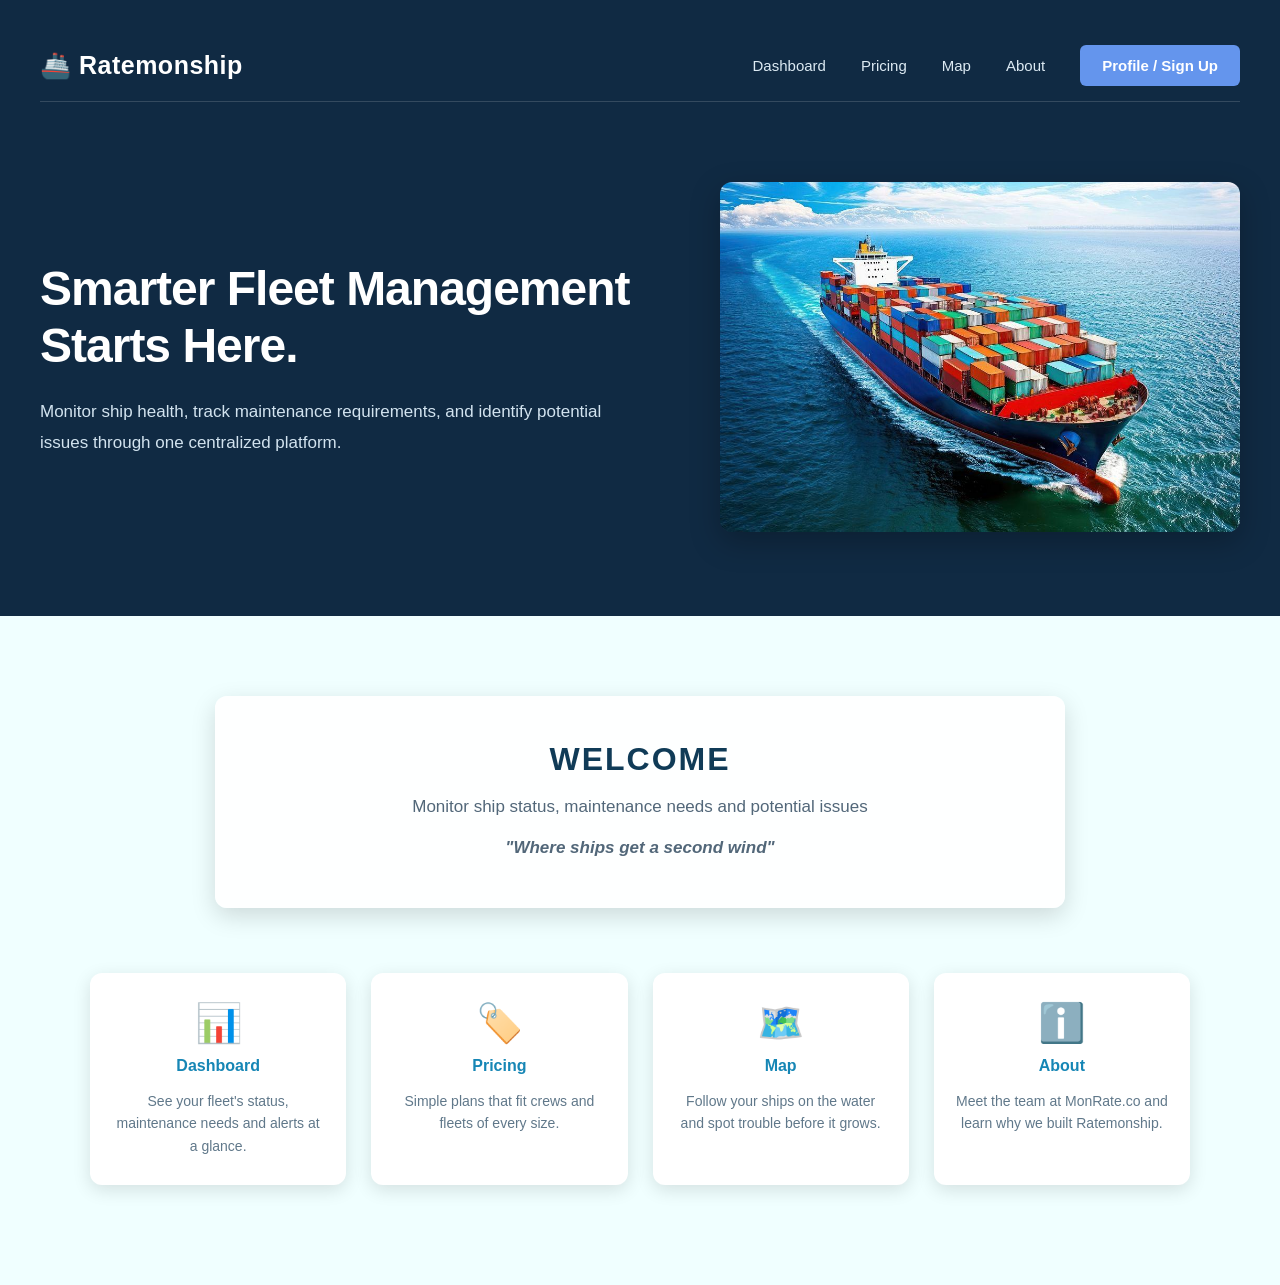
<file: index.html>
<!DOCTYPE html>
<html lang="en">
<head>
  <meta charset="UTF-8">
  <meta name="viewport" content="width=device-width, initial-scale=1.0">
  <title>Ratemonship</title>
 
  <style>
    /* ---------- Basics ---------- */
    * { box-sizing: border-box; margin: 0; padding: 0; }

    body {
      font-family: Arial, sans-serif;
      color: #0d5c78;
    }

    /* ---------- Top part (nav + hero) with a dark sea background ---------- */
    .hero {
      background: #102A43;
      color: white;
      padding: 30px 40px 80px;
    }

    /* Navigation bar */
    nav {
    display: flex;
    align-items: center;
    justify-content: space-between;
    padding: 15px 0;
    border-bottom: 1px solid rgba(255,255,255,0.15);
    }

    /* Logo */
    .logo {
    font-family: Arial, sans-serif;
    font-size: 25px;
    font-weight: bold;
    color: white;
    text-decoration: none;
    letter-spacing: 0.5px;
    }

    /* Navigation links */
    .links {
    display: flex;
    align-items: center;
    gap: 35px;
    }  

    /* Individual links */
    .links a {
    background: none;
    color: #dceaf3;
    text-decoration: none;
    font-size: 15px;
    font-weight: 500;
    padding: 10px 0;
    border-radius: 0;
    transition: color 0.3s ease;
    }

    /* Hover effect */
    .links a:hover {
    color: #65c8f0;
    }

    /* Sign up button */
    .links a:last-child {
    background: #6495ED;
    color: white;
    padding: 12px 22px;
    border-radius: 6px;
    font-weight: bold;
    }
    
    /* ---------- Hero content: text on the left, sign on the right ---------- */
    .hero-content {
      display: flex;
      align-items: center;
      justify-content: space-between;
      gap: 40px;
      flex-wrap: wrap;
      margin-top: 80px;
    }

    .hero-text {
    max-width: 600px;
    }

    .hero-text h2 {
    font-size: 48px;
    font-weight: 700;
    line-height: 1.2;
    letter-spacing: -1px;
    color: white;
    }

    .hero-text p {
    font-size: 17px;
    line-height: 1.8;
    margin-top: 22px;
    color: #d2e3ef;
    }

    /* The RATEMONSHIP sign */
    .sign-area { text-align: center; }
    
    .hero-image {
      flex: 1;
      max-width: 520px;
    }

    .hero-image img {
      width: 100%;
      height: 350px;
      object-fit: cover;
      border-radius: 12px;
      box-shadow: 0 10px 30px rgba(0, 0, 0, 0.25);
    }

    /* ---------- Underwater part ---------- */
    .underwater {
      background: #f0ffff;
      padding: 80px 20px 100px;
    }

    /* ---------- Welcome section ---------- */

    .welcome-bubble {
      background: rgba(255, 255, 255, 0.95);
      border-radius: 12px;
      max-width: 850px;
      margin: 0 auto 65px;
      padding: 45px 60px;
      text-align: center;
      box-shadow: 0 8px 25px rgba(0, 0, 0, 0.15);
    }

    .welcome-bubble h1 {
      font-size: 32px;
      color: #103b57;
      letter-spacing: 2px;
      margin-bottom: 15px;
    }

    .welcome-bubble p {
      font-size: 17px;
      color: #526779;
      line-height: 1.7;
    }

    .slogan {
      font-style: italic;
      font-weight: bold;
      margin-top: 12px;
      color: #1686b5;
    }
    
    /* ---------- Feature cards ---------- */

    .sections {
      display: grid;
      grid-template-columns: repeat(4, 1fr);
      gap: 25px;
      max-width: 1100px;
      margin: 0 auto;
    }

    .section {
      background: white;
      border-radius: 12px;
      padding: 28px 22px;
      text-align: center;
      text-decoration: none;
      color: #183b53;
      box-shadow: 0 5px 18px rgba(0,0,0,0.12);
      transition: transform 0.3s ease,
      box-shadow 0.3s ease;
    }

    .section-bubble {
      width: auto;
      height: auto;
      margin: 0 auto 15px;
      background: none;
      border: none;
      border-radius: 0;
      color: #1686b5;
      font-weight: bold;
      display: flex;
      flex-direction: column;
      align-items: center;
      justify-content: center;
      gap: 12px;
    }

    .section-bubble span {
      font-size: 38px;
    }

    .section p {
      color: #60788a;
      font-size: 14px;
      line-height: 1.6;
    }  

    /* ---------- Small screens ---------- */
    @media (max-width: 700px) {
      .hero { padding: 20px; }
      .hero-text h2 { font-size: 32px; }
      .sign { font-size: 24px; padding: 12px 18px; }
      .welcome-bubble { padding: 40px 40px; }
    }
  </style>
</head>

<body>

  <!-- ===== Top part: nav bar + hero ===== -->
  <header class="hero">

    <nav>
      <!-- Home button (logo) -->
      <a class="logo" href="index.html">🚢 Ratemonship</a>

      <!-- Links to other pages -->
      <div class="links">
        <a href="dashboard.html">Dashboard</a>
        <a href="pricing.html">Pricing</a>
        <a href="map.html">Map</a>
        <a href="about.html">About</a>
        <a href="signup.html">Profile / Sign Up</a>
      </div>
    </nav>

    <div class="hero-content">

      <div class="hero-text">

        <h2>Smarter Fleet Management Starts Here.</h2>

        <p>
          Monitor ship health, track maintenance requirements,
          and identify potential issues through one centralized platform.
        </p>

      </div>

      <div class="hero-image">

        <img src="mockups/cargo-ship.jpeg"
           alt="Cargo ship sailing across the ocean">

      </div>

    </div>
  </header>

  <!-- ===== Underwater part ===== -->
  <main class="underwater">

    <div class="welcome-bubble">
      <h1>WELCOME</h1>
      <p>Monitor ship status, maintenance needs and potential issues </p>
      <p class="slogan">"Where ships get a second wind"</p>
    </div>

    <div class="sections">

      <a class="section" href="dashboard.html">
        <div class="section-bubble"><span>📊</span>Dashboard</div>
        <p>See your fleet's status, maintenance needs and alerts at a glance.</p>
      </a>

      <a class="section" href="pricing.html">
        <div class="section-bubble"><span>🏷️</span>Pricing</div>
        <p>Simple plans that fit crews and fleets of every size.</p>
      </a>
 
      <a class="section" href="map.html"> 
        <div class="section-bubble"><span>🗺️</span>Map</div>
        <p>Follow your ships on the water and spot trouble before it grows.</p>
      </a>

      <a class="section" href="about.html">
        <div class="section-bubble"><span>ℹ️</span>About</div>
        <p>Meet the team at MonRate.co and learn why we built Ratemonship.</p>
      </a>

    </div>
  </main>

</body>
</html>
</file>
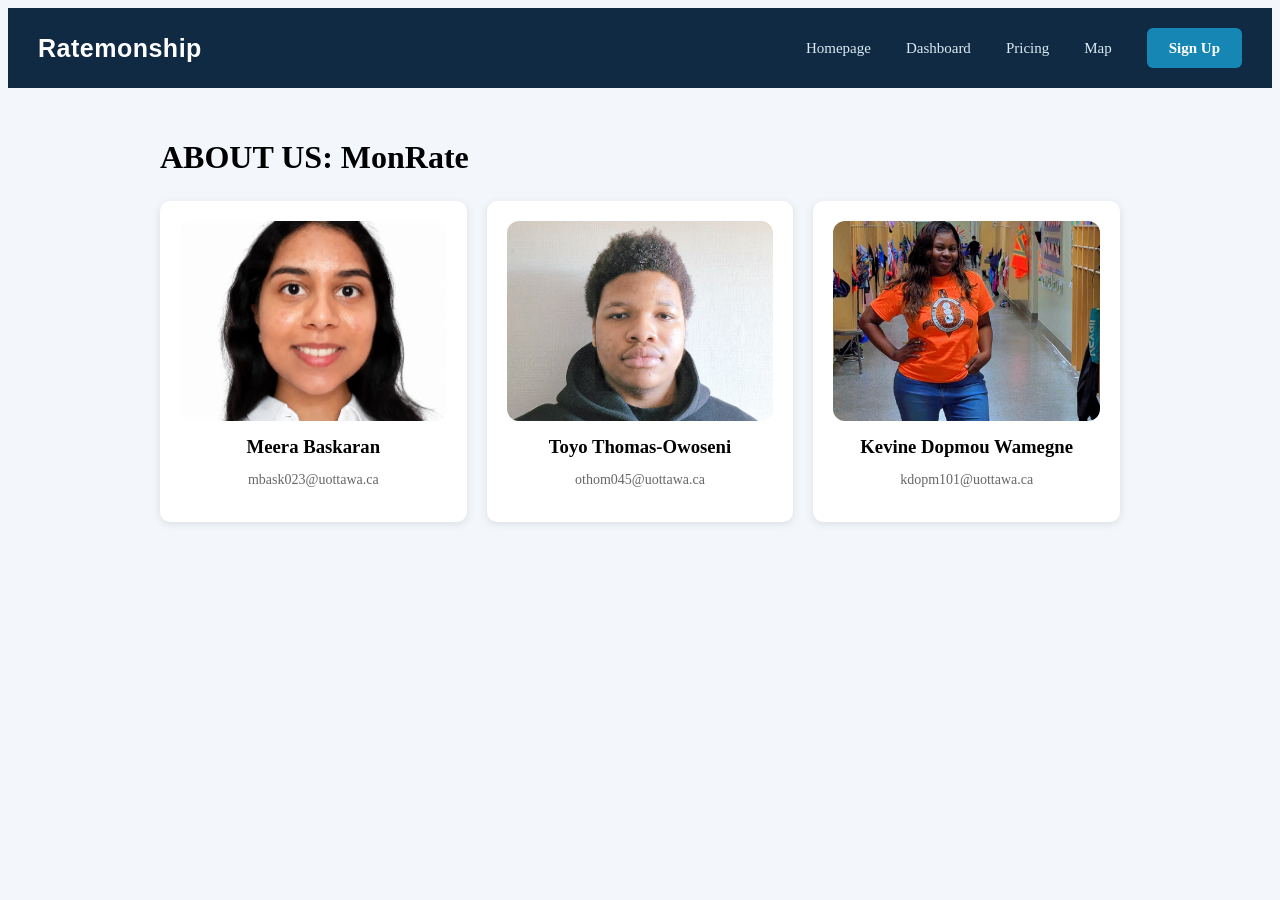
<file: about.html>
<!DOCTYPE html>
<html lang="en">
<head>
    <meta charset="UTF-8">
    <meta name="viewpoint" content="width=device-width", initial-scale="1.0">
    <title>Ratemonship | About</title>
    <link rel="stylesheet" href="styles.css">
</head>
<body>
<nav>
    <a href="index.html" class="logo">Ratemonship</a>

    <ul class="nav-links">
        <li><a href="index.html">Homepage</a></li>
        <li><a href="dashboard.html">Dashboard</a></li>
        <li><a href="pricing.html">Pricing</a></li>
        <li><a href="map.html">Map</a></li>
        <li><a href="signup.html">Sign Up</a></li>
    </ul>
</nav>
<main class="about-page">
    <div class="heading">
        <h1>ABOUT US: MonRate</h1>
    </div>
    <div class="team-grid">

        <section class="team-card">
            <div class="photo-image">
                <img src="mockups/meera.jpg" alt="Meera Baskaran">
            </div>
            <h3>Meera Baskaran</h3>
            <p>mbask023@uottawa.ca</p>
        </section>

        <section class="team-card">
            <div class="photo-image">
                <img src="mockups/Toyo_Photo.jpg" alt="Toyo Thomas-Owoseni">
            </div>
            <h3>Toyo Thomas-Owoseni</h3>
            <p>othom045@uottawa.ca</p>
        </section>

        <section class="team-card">
            <div class="photo-image">
                <img src="mockups/kevine.jpg" alt="Kevine Dopmou Wamegne">
            </div>
            <h3>Kevine Dopmou Wamegne</h3>
            <p>kdopm101@uottawa.ca</p>
        </section>

    </div>
</main>
</body>
</html>
</file>
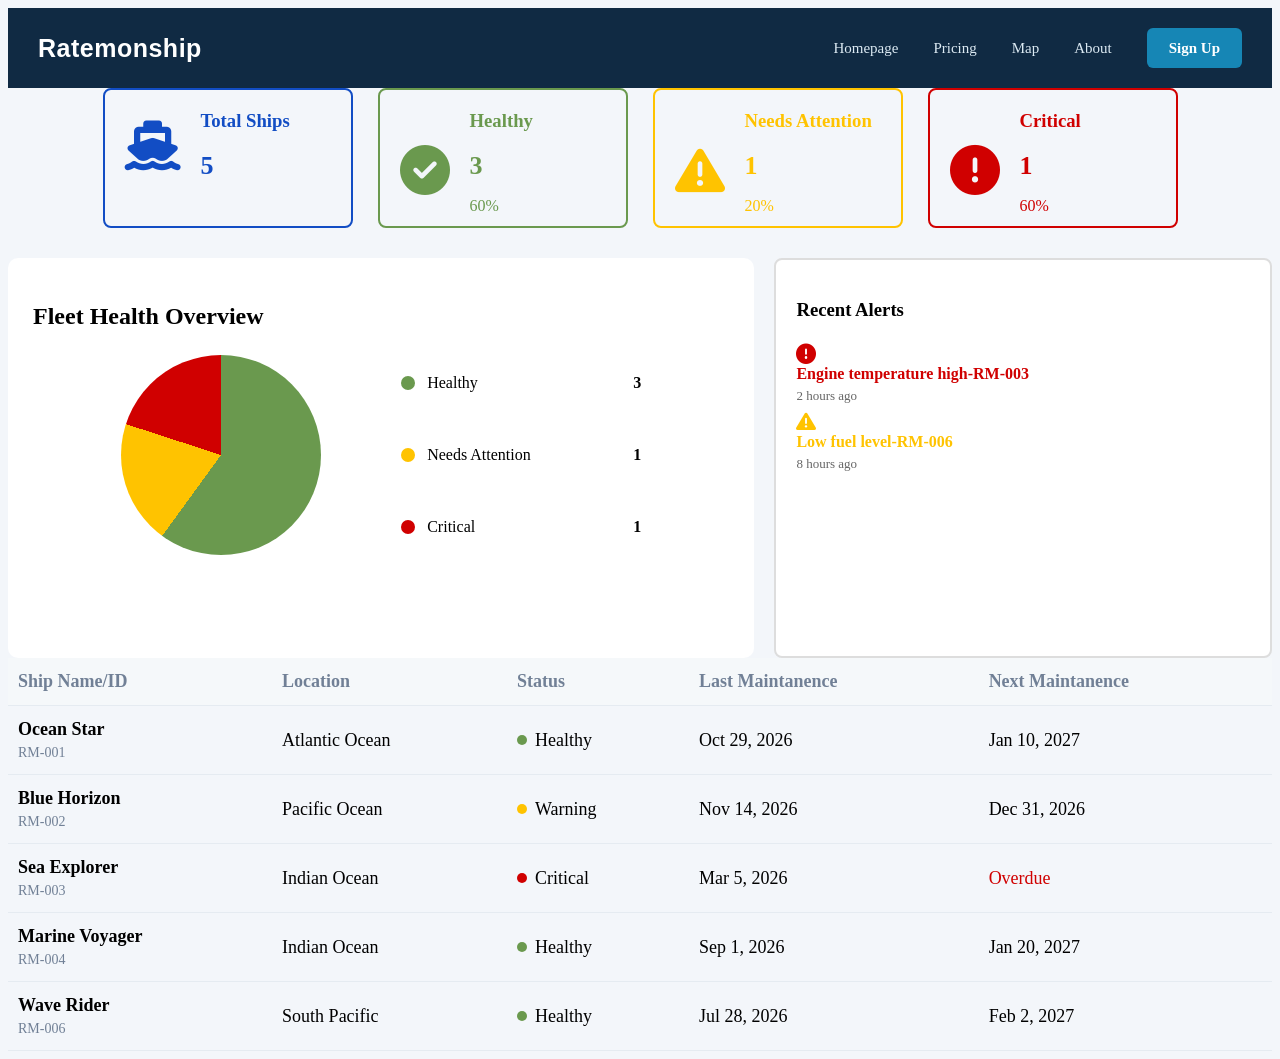
<file: dashboard.html>
<!DOCTYPE html>
<html lang="en">
<head>
    <meta charset="UTF-8">
    <meta name = "viewport" content = "width=device-width, initial-scale = 1.0">
    <title>Ratemonship | Dashboard </title>
    <link rel="stylesheet" href="styles.css">
    <link rel="stylesheet" href="https://cdnjs.cloudflare.com/ajax/libs/font-awesome/6.5.0/css/all.min.css">
</head> 
<body>
<nav>
    <a href="index.html" class="logo">Ratemonship</a>

    <ul class="nav-links">
        <li><a href="index.html">Homepage</a></li>
        <li><a href="pricing.html">Pricing</a></li>
        <li><a href="map.html">Map</a></li>
        <li><a href="about.html">About</a></li>
        <li><a href="signup.html">Sign Up</a></li>
    </ul>
</nav>
<main>
    <section class="statuses-grid">

    <!-- Total Ships -->
    <div class="statuses-box total-ships">
        <div class="statuses-content">
            <i class="fa-solid fa-ship"></i>
            <div>
                <h3>Total Ships</h3>
                <strong>5</strong>
            </div>
        </div>
    </div>

    <!-- Healthy -->
    <div class="statuses-box healthy">
        <div class="statuses-content">
            <i class="fa-solid fa-circle-check"></i>
            <div>
                <h3>Healthy</h3>
                <strong>3</strong>
                <p>60%</p>
            </div>
        </div>
    </div>

    <!-- Needs Attention -->
    <div class="statuses-box attention">
        <div class="statuses-content">
            <i class="fa-solid fa-triangle-exclamation"></i>
            <div>
                <h3>Needs Attention</h3>
                <strong>1</strong>
                <p>20%</p>
            </div>
        </div>
    </div>

    <!-- Critical -->
    <div class="statuses-box critical">
        <div class="statuses-content">
            <i class="fa-solid fa-circle-exclamation"></i>
            <div>
                <h3>Critical</h3>
                <strong>1</strong>
                <p>60%</p>
            </div>
        </div>
    </div>
    
    </section>

    <div class="dashboard-grid"> 
    
        <! -- Fleet Health Overview -->
        <section class="fleet-overview">
        <h2>Fleet Health Overview</h2>

        <div class="health-container">
            <div class="chart">
                <div class="donut-chart">
                </div>
            </div>

            <div class="health-legend">
                <div class="legend-item">
                    <div class="legend-color healthy-color"></div>
                    <p>Healthy</p>
                    <strong>3</strong>
                </div>

                <div class="legend-item">
                    <div class="legend-color attention-color"></div>
                    <p>Needs Attention</p>
                    <strong>1</strong>
                </div>

                <div class="legend-item">
                    <div class="legend-color critical-color"></div>
                    <p>Critical</p>
                    <strong>1</strong>
                </div>
            </div>
        </div>
        </section>

        <! -- Recent Alerts -->
        <section class="statusesTwo-box">
            <h3>Recent Alerts</h3>

            <div class="alert-item Danger">
                <i class="fa-solid fa-circle-exclamation"></i>
                <div>
                    <strong>Engine temperature high-RM-003</strong>
                    <p>2 hours ago</p>
                </div>
            </div>

            <div class="alert-item Warning">
                <i class="fa-solid fa-triangle-exclamation"></i>
                <div>
                    <strong>Low fuel level-RM-006</strong>
                    <p>8 hours ago</p>
                </div>
            </div>
            
        </section>
    </div>
    
    <! -- Ship List Table -->
    <div>
        <table class = "center-table">
  <!-- Header Row -->
            <tr>
                <th>Ship Name/ID</th>
                <th>Location</th>
                <th>Status</th>
                <th>Last Maintanence</th>
                <th>Next Maintanence</th>
            </tr>
  <!-- Data Row 1 -->
            <tr>
                <td><b>Ocean Star</b><small>RM-001</small></td>
                <td>Atlantic Ocean</td>
                <td>
                    <span class="status healthy">
                        <span class="status-dot"></span>
                        Healthy
                    </span>
                </td>
                <td>Oct 29, 2026</td>
                <td>Jan 10, 2027</td>
            </tr>
  <!-- Data Row 2 -->
          <tr>
            <td><b>Blue Horizon</b><small>RM-002</small></td>
            <td>Pacific Ocean</td>
            <td>
                <span class="status warning">
                    <span class="status-dot"></span>
                    Warning
                </span>
            </td>
            <td>Nov 14, 2026</td>
            <td>Dec 31, 2026</td>
          </tr>
    <!-- Data Row 3 -->
          <tr>
            <td><b>Sea Explorer</b><small>RM-003</small></td>
            <td>Indian Ocean</td>
            <td>
                <span class="status critical">
                    <span class="status-dot"></span>
                    Critical
                </span>
            </td>
            <td>Mar 5, 2026</td>
            <td style="color: #d00000;">Overdue</td>
          </tr>
     <!-- Data Row 4 -->
          <tr>
            <td><b>Marine Voyager</b><small>RM-004</small></td>
            <td>Indian Ocean</td>
            <td>
                <span class="status healthy">
                    <span class="status-dot"></span>
                    Healthy
                </span>
            </td>
            <td>Sep 1, 2026</td>
            <td>Jan 20, 2027</td>
          </tr>
     <!-- Data Row 5-->
          <tr>
            <td><b>Wave Rider</b><small>RM-006</small></td>
            <td>South Pacific</td>
            <td>
                <span class="status healthy">
                    <span class="status-dot"></span>
                    Healthy
                </span>
            </td>            
            <td>Jul 28, 2026</td>
            <td>Feb 2, 2027</td>
          </tr>
        </table>
    </div>
    
</main>
</body>
</html>
</file>
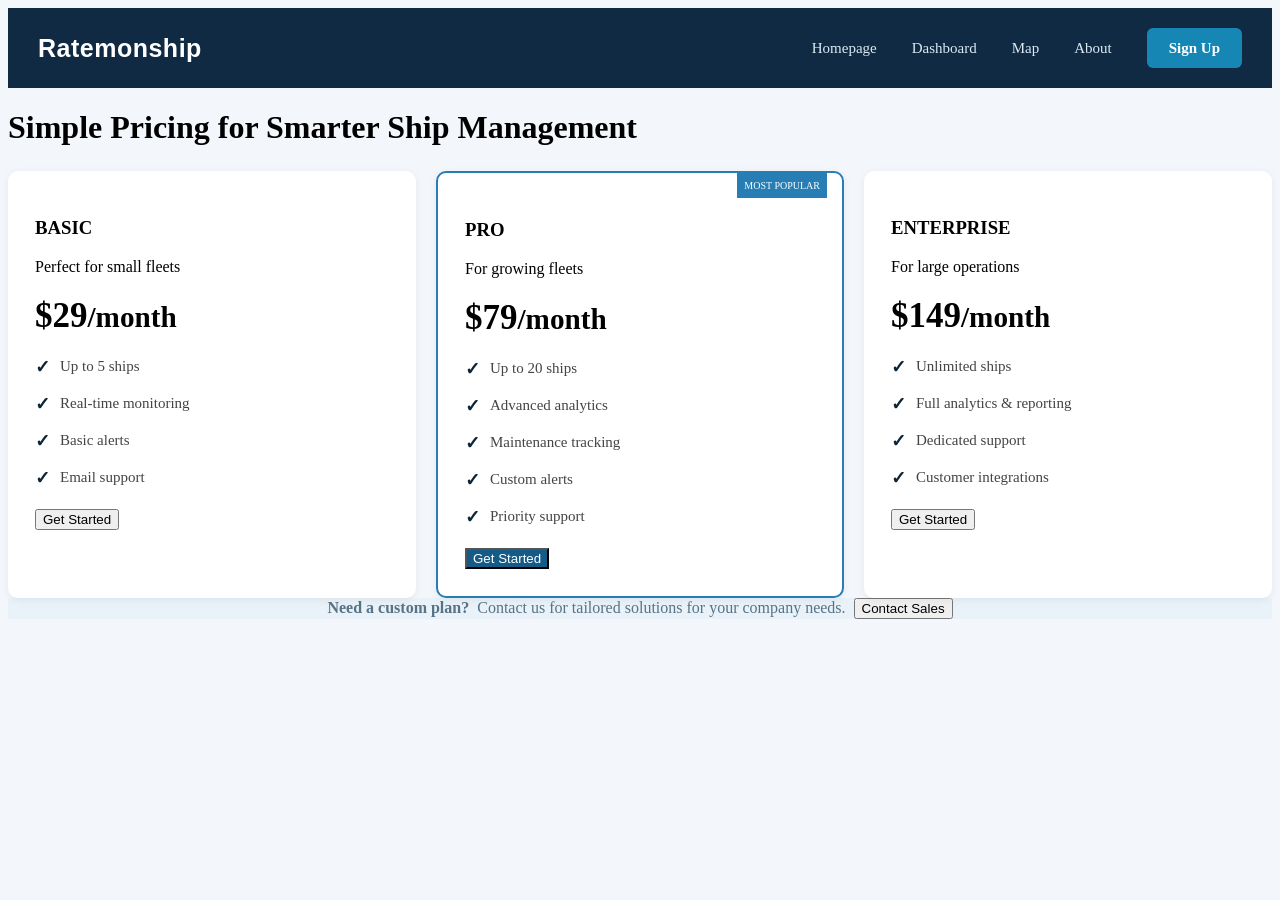
<file: pricing.html>
<!DOCTYPE html>
<html lang="en">
<head>
    <meta charset="UTF-8">
    <meta name = "viewport" content = "width=device-width, initial-scale = 1.0">
    <title>Ratemonship | Pricing </title>
    <link rel="stylesheet" href="styles.css">
</head> 
<body>
<nav>
    <a href="index.html" class="logo">Ratemonship</a>

    <ul class="nav-links">
        <li><a href="index.html">Homepage</a></li>
        <li><a href="dashboard.html">Dashboard</a></li>
        <li><a href="map.html">Map</a></li>
        <li><a href="about.html">About</a></li>
        <li><a href="signup.html">Sign Up</a></li>
    </ul>
</nav>
<main>
   <div class="heading">
        <h1>Simple Pricing for Smarter Ship Management</h1>
   </div>
   <section class="pricing-grid">
       
       <div class="price-card">

            <h3>BASIC</h3>
            <p>Perfect for small fleets</p>
            <div class="price">$29<small>/month</small></div>

            <ul class="pricing-features">
                <li><span class="checkmark">✓</span> Up to 5 ships</li>
                <li><span class="checkmark">✓</span> Real-time monitoring</li>
                <li><span class="checkmark">✓</span> Basic alerts</li>
                <li><span class="checkmark">✓</span> Email support</li>
            </ul>

             <button onclick="window.location.href='signup.html';">
                Get Started
            </button>
       </div>

       <div class="price-card featured">

            <span class="popular">MOST POPULAR</span>

            <h3>PRO</h3>
            <p>For growing fleets</p>

            <div class="price">$79<small>/month</small></div>

            <ul class="pricing-features">
                <li><span class="checkmark">✓</span> Up to 20 ships</li>
                <li><span class="checkmark">✓</span> Advanced analytics</li>
                <li><span class="checkmark">✓</span> Maintenance tracking</li>
                <li><span class="checkmark">✓</span> Custom alerts</li>
                <li><span class="checkmark">✓</span> Priority support</li>
            </ul>

            <button class="primary-button"
                onclick="window.location.href='signup.html';">
                Get Started
            </button>

        </div>

       <div class="price-card">

            <h3>ENTERPRISE</h3>
            <p>For large operations</p>
            <div class="price">$149<small>/month</small></div>

            <ul class="pricing-features">
                <li><span class="checkmark">✓</span> Unlimited ships</li>
                <li><span class="checkmark">✓</span> Full analytics & reporting</li>
                <li><span class="checkmark">✓</span> Dedicated support</li>
                <li><span class="checkmark">✓</span> Customer integrations</li>
            </ul>

             <button onclick="window.location.href='signup.html';">
                Get Started
            </button>

        </div>
    
   </section>

        <div class="custom-plan">
            <b>Need a custom plan?</b>
            Contact us for tailored solutions for your company needs.
            <button onclick="window.location.href='about.html';"> Contact Sales </button>
        </div>

<main>
</file>
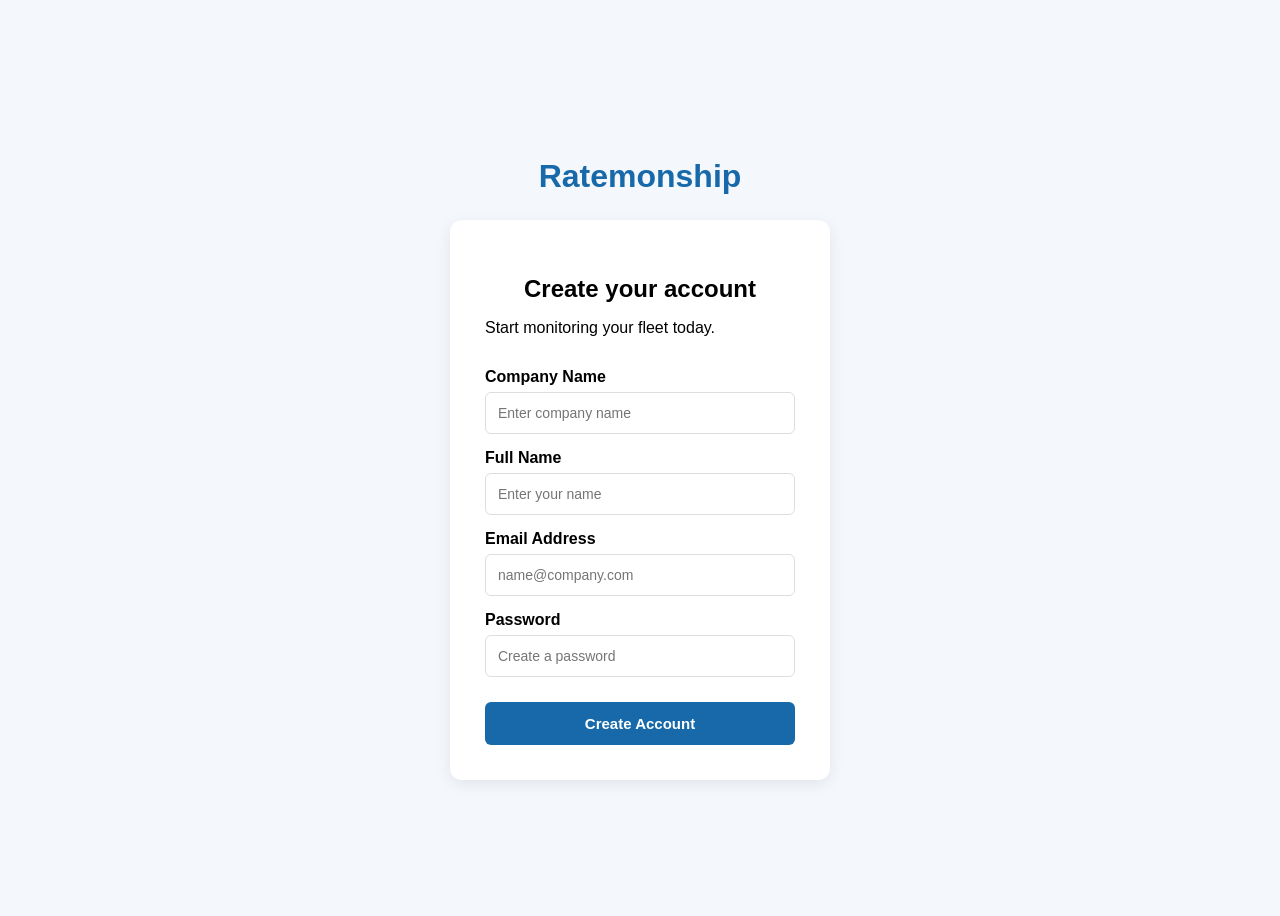
<file: signup.html>
<!DOCTYPE html>
<html lang="en">
<head>
    <meta charset="UTF-8">
    <meta name="viewport" content="width=device-width, initial-scale=1.0">
    <title>Sign Up | Ratemonship</title>
    <link rel="stylesheet" href="styles.css">
</head>

<body class="signup-page">

    <div class="signup-container">

        <div class="signup-header">
            <h1>Ratemonship</h1>
        </div>

        <div class="signup-box">
            <h2>Create your account</h2>
            <p>Start monitoring your fleet today.</p>

            <form id="signupForm">

                <label>Company Name</label>
                <input type="text" placeholder="Enter company name" required>

                <label>Full Name</label>
                <input type="text" placeholder="Enter your name" required>

                <label>Email Address</label>
                <input type="email" placeholder="name@company.com" required>

                <label>Password</label>
                <input type="password" placeholder="Create a password" required>

                <button type="submit">Create Account</button>

            </form>
        </div>

    </div>

    <script>
        document.getElementById("signupForm").addEventListener("submit", function(event) {
            event.preventDefault();

            // Demo only: redirect to dashboard
            window.location.href = "dashboard.html";
        });
    </script>

</body>
</html>
</file>
<file: styles.css>
/* ---------- Basics ---------- */
/* Navigation bar */
nav {
    background-color: #102A43;
    display: flex;
    align-items: center;
    justify-content: space-between;
    padding: 15px 30px;
}

/* Logo */
nav .logo {
    font-family: Arial, sans-serif;
    font-size: 25px;
    font-weight: bold;
    color: white;
    text-decoration: none;
    letter-spacing: 0.5px;
}

/* Navigation links */
nav .nav-links {
    display: flex;
    align-items: center;
    gap: 35px;
    list-style: none;
}

/* Individual links */
nav .nav-links a {
    background: none;
    color: #dceaf3;
    text-decoration: none;
    font-size: 15px;
    font-weight: 500;
    padding: 10px 0;
    border-radius: 0;
}

/* Sign up button */
nav .nav-links li:last-child a {
    background: #1686b5;
    color: white;
    padding: 12px 22px;
    border-radius: 6px;
    font-weight: bold;
}

/* ---------- Small screens ---------- */
@media (max-width: 700px) {
      .hero { padding: 20px; }
      .hero-text h2 { font-size: 32px; }
      .sign { font-size: 24px; padding: 12px 18px; }
      .welcome-bubble { padding: 40px 40px; }
}

/* style for Dashboard page */
body {
    background-color: #F3F6FA; 
}

/* Status Boxes at top of the page */
* {
    box-sizing: border-box;
}

.heading {
    margin-bottom: 25px;
}

.statuses-grid { 
  display: flex;
  justify-content: center;
  align-items: center;
  gap: 25px; 
}

.statuses-box { 
  width: 250px; 
  height: 140px; 
  padding: 20px; 
  border-radius: 8px; 
  border-width: 2px;
  border-style: solid;
}

.statuses-content {
    display: flex;
    align-items: center;
    gap: 20px;
}

.statuses-content i {
    font-size: 50px;
    align-items: center
    flex-shrink: 0;
}

.statuses-box strong {
    font-size: 26px;
}

.statuses-box h3 {
    margin-top: 0;
}

/* Unique color variations */
.statuses-box.total-ships { 
  color: #124dc4; 
  border-color: #124dc4; 
}

.statuses-box.healthy { 
  color: #6a994e; 
  border-color: #6a994e; 
}

.statuses-box.attention { 
  color: #ffc300; 
  border-color: #ffc300; 
}

.statuses-box.critical { 
  color: #d00000; 
  border-color: #d00000; 
}


/* Fleet Health Overview */
.fleet-overview {
    background-color: white;
    padding: 25px;
    width: 100%;
    max-width: 1000px;
    border-radius: 10px;
    margin-top: 30px;
}

.fleet-overview h2 {
    margin-bottom: 25px;
    color: #000000;
}

.health-container {
    display: flex;
    align-items: center;
    justify-content: center;
    gap: 80px;
    flex-wrap: wrap;
}

.donut-chart {
    width: 200px;
    height: 200px;
    border-radius: 50%;
    background: conic-gradient(
        #6a994e 0% 60%,
        #ffc300 60% 80%,
        #d00000 80% 100%
    );

    display: flex;
    align-items: center;
    justify-content: center;
}

.health-legend {
    display: flex;
    flex-direction: column;
    gap: 22px;
}

.legend-item {
    display: flex;
    align-items: center;
    gap: 12px;
    min-width: 240px; 
}

.legend-item strong {
    margin-left: auto;
}

.legend-color {
    width: 14px;
    height: 14px;
    border-radius: 50%;
}

.healthy-color {
    background-color: #6a994e;
}

.attention-color {
    background-color: #ffc300;
}

.critical-color {
    background-color: #d00000;
}

/* Recent Alerts */
.dashboard-grid {
    display: grid;
    grid-template-columns: 1.5fr 1fr;
    gap: 20px;
    align-items: stretch;
}


.statusesTwo-box {
    width: 100%;
    min-height: 400px;
    padding: 20px;
    border-radius: 8px;
    border: 2px solid #ddd;
    background-color: white;
    margin-top: 30px;
}

.statusesTwo-box h3 {
    color: #000000;
    margin-bottom: 20px;
}

.alert-item {
  justify-content: center;
  align-items: center;
  gap: 25px; 
  flex-wrap: wrap;
}

.alert-item i {
    font-size: 20px;
    margin-top: 3px;
}

.alert-item.Danger {
    color: #d00000;
}

.alert-item.Warning {
    color: #ffc300;
}

.alert-item p {
    font-size: 13px;
    color: #666666;
    margin: 5px 0;
}



/* FLEET TABLE */
.table-scroll {
    overflow-x: auto;
}

table {
    width: 100%;
    border-collapse: collapse;
    text-align: left;
    white-space: nowrap;
}

th {
    background: #f5f8fa;
    color: #718096;
    font-size: 18px;
}

td, th {
    padding: 13px 10px;
    border-bottom: 1px solid #e5ebf1;
    font-size: 18px;
}

td b {
    display: block;
}

td small {
    display: block;
    color: #718096;
    margin-top: 5px;
    font-size: 14px;
}

.status {
    display: inline-flex;
    align-items: center;
    gap: 8px;
    font-size: 18px;
    font-weight: 500;
}

.status-dot {
    width: 10px;
    height: 10px;
    border-radius: 50%;
    display: inline-block;
}

.healthy .status-dot {
    background-color: #6a994e;
}

.warning .status-dot {
    background-color: #ffc300;
}

.critical .status-dot {
    background-color: #d00000;
}

/* Map Layout */

.map-layout {
    display: flex;
    flex-direction: column;
    gap: 25px;
    margin-top: 25px;
    width: 100%;
}

/* Interactive Map */

#fleetMap {
    width: 100%;
    height: 550px;
    border-radius: 12px;
    border: 1px solid #ddd;
    z-index: 1;
}
/* Clickable Ship Names */

.ship-list-item {
    display: flex;
    flex-direction: column;
    background: none;
    border: none;
    cursor: pointer;
    text-align: left;
    color: inherit;
    padding: 5px;
}

.ship-list-item:hover {
    color: #2c6e91;
}

.ship-table-container {
    width: 100%;
    overflow-x: auto;
}

.list-table {
    width: 100%;
    border-collapse: collapse;
}

/* PRICING PAGE */
.pricing-grid {
    display: grid;
    grid-template-columns: repeat(3, 1fr);
    gap: 20px;
}

.price-card {
    background: white;
    padding: 27px;
    border-radius: 10px;
    box-shadow: 0 2px 8px #00000010;
    position: relative;
}

.price {
    font-size: 35px;
    font-weight: bold;
    margin: 20px 0;
}

.pricing-features {
    list-style: none;
    padding: 0;
    margin: 20px 0;
}

.pricing-features li {
    display: flex;
    align-items: center;
    gap: 10px;
    margin-bottom: 15px;
    font-size: 15px;
    color: #444;
}

.checkmark {
    color: #0a2438;
    font-size: 18px;
    font-weight: bold;
}

.popular {
    position: absolute;
    top: 0;
    right: 15px;
    background: #267eb5;
    color: white;
    padding: 7px;
    font-size: 10px;
}

.price-card button:hover {
    background: #edf7fc;
}

.price-card button.primary-button {
    background: #155b88;
    color: white;
}

.featured {
    border: 2px solid #267eb5;
}

.custom-plan {
    display: flex;
    align-items: center;
    justify-content: center;
    gap: 8px;
    white-space: nowrap;
    background: #e8f2f8;
    color: #587286;
}


/* Sign Up Page */

.signup-page {
    background-color: #f4f7fb;
    min-height: 100vh;
    display: flex;
    justify-content: center;
    align-items: center;
    font-family: Arial, sans-serif;
}

.signup-container {
    width: 100%;
    max-width: 420px;
    padding: 20px;
}

.signup-header {
    text-align: center;
    margin-bottom: 25px;
}

.signup-header h1 {
    color: #1769aa;
    margin-bottom: 5px;
}

.signup-header p {
    color: #666666;
}

.signup-box {
    background: white;
    padding: 35px;
    border-radius: 12px;
    box-shadow: 0 4px 15px rgba(0,0,0,0.08);
}

.signup-box h2 {
    text-align: center;
    margin-bottom: 8px;
}

.signup-box form {
    display: flex;
    flex-direction: column;
}

.signup-box label {
    margin-top: 15px;
    margin-bottom: 6px;
    font-weight: 600;
}

.signup-box input {
    padding: 12px;
    border: 1px solid #ddd;
    border-radius: 6px;
    font-size: 14px;
}

.signup-box button {
    margin-top: 25px;
    padding: 13px;
    background-color: #1769aa;
    color: white;
    border: none;
    border-radius: 6px;
    font-size: 15px;
    font-weight: bold;
    cursor: pointer;
}

.signup-box button:hover {
    background-color: #125487;
}

/* About Us page */
.about-page {
    max-width: 1000px;
    margin: 0 auto;
    padding: 30px 20px;
}
  
.team-grid {
    display: grid;
    grid-template-columns: repeat(3, 1fr);
    gap: 20px;
}
 
/* Same card look as the pricing cards */
.team-card {
    background: white;
    padding: 20px;
    border-radius: 10px;
    box-shadow: 0 2px 8px rgba(0, 0, 0, 0.1);
    text-align: center;
}
 
.team-card h3 {
    margin: 15px 0 6px;
    color: #000000;
}
 
.team-card p {
    font-size: 14px;
    color: #666666;
}
 
/* Photo box: grey until a real photo is added */
.photo-image {
    background-color: #e8f2f8;
    border-radius: 12px;
    overflow: hidden;
}
 
.photo-image img {
    display: block;
    width: 100%;
    height: 200px;
    object-fit: cover;
}
</file>
